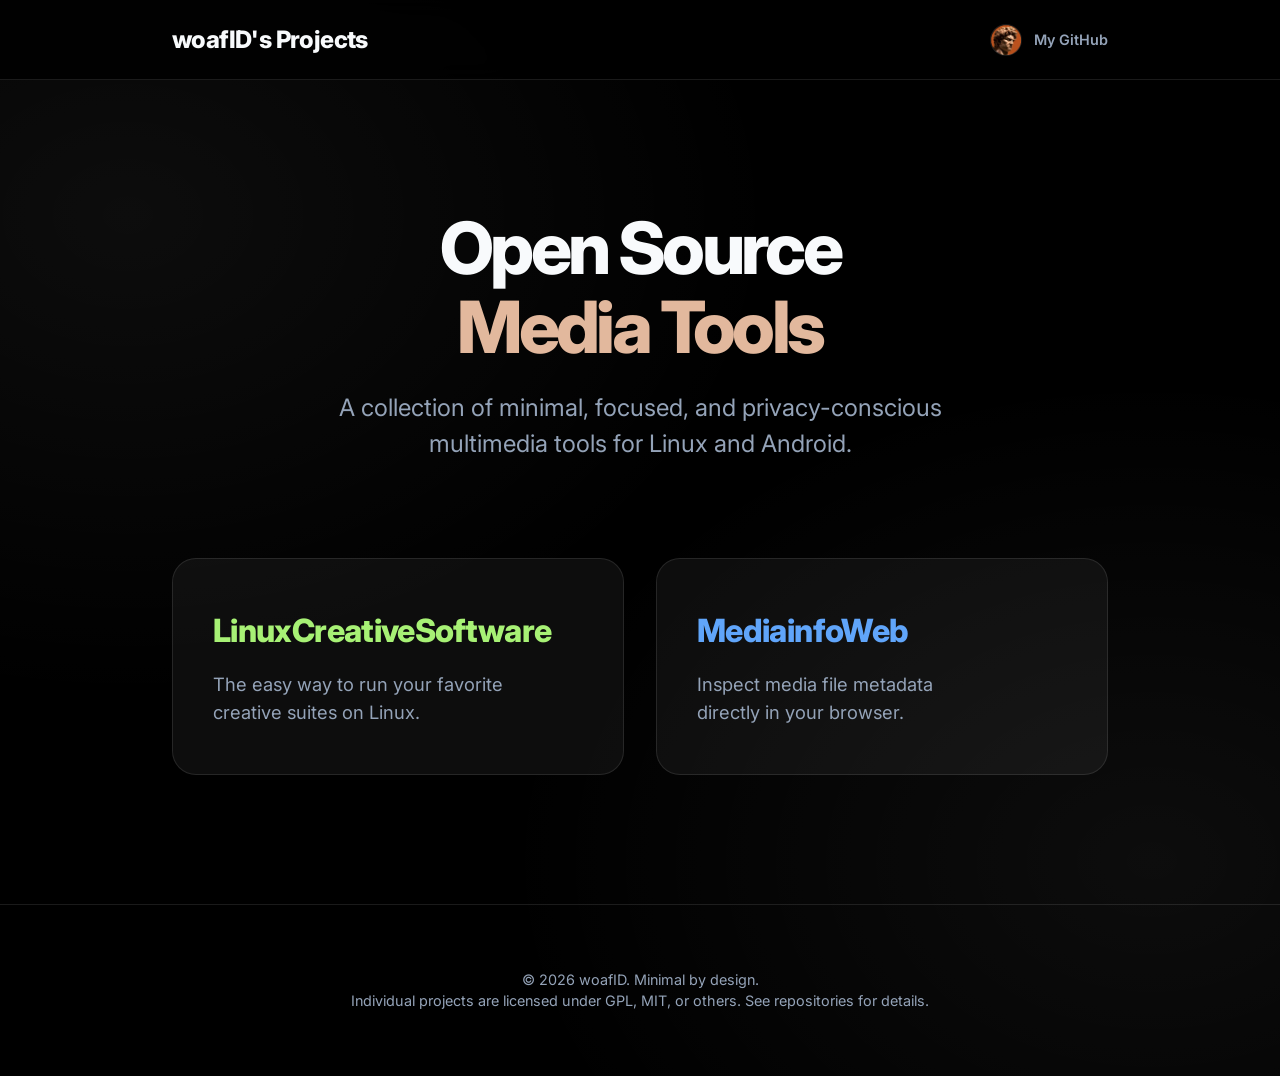
<file: index.html>
<!DOCTYPE html>
<html lang="en">

<head>
    <meta charset="UTF-8">
    <meta name="viewport" content="width=device-width, initial-scale=1.0">
    <title>woafID's Projects</title>
    <link rel="preconnect" href="https://fonts.googleapis.com">
    <link rel="preconnect" href="https://fonts.gstatic.com" crossorigin>
    <link href="https://fonts.googleapis.com/css2?family=Inter:wght@400;600;800&display=swap" rel="stylesheet">
    <link rel="icon" type="image/png" href="./res/img/useraccount128_rounded.png">
    <link rel="stylesheet" href="./index.css">
</head>

<body>
    <header class="navbar">
        <div class="container">
            <div class="logo-wrapper">
                <div class="logo-text">
                    <span class="full-name">woafID's Projects</span>
                    <span class="short-name">woafID</span>
                </div>
            </div>
            <nav class="nav-links">
                <a class="profile-link" href="https://github.com/woafID?tab=repositories">
                    <div class="user-profile" aria-label="GitHub Profile"></div>
                    <span class="profile-text">My GitHub</span>
                </a>
            </nav>
        </div>
    </header>

    <main>
        <section class="hero">
            <div class="container">
                <h1 class="hero-title">Open Source <br><span class="accent">Media Tools</span></h1>
                <p class="hero-subtitle">A collection of minimal, focused, and privacy-conscious multimedia tools for
                    Linux and
                    Android.</p>
            </div>
        </section>

        <section class="projects">
            <div class="container">
                <div class="project-grid">
                    <a href="/LinuxCreativeSoftware" class="project-card accent-green">
                        <div class="card-content">
                            <h2>LinuxCreativeSoftware</h2>
                            <p>The easy way to run your favorite creative suites on Linux.</p>
                        </div>
                    </a>

                    <a href="/MediainfoWeb" class="project-card accent-blue">
                        <div class="card-content">
                            <h2>MediainfoWeb</h2>
                            <p>Inspect media file metadata directly in your browser.</p>
                        </div>
                    </a>
                </div>
            </div>
        </section>
    </main>

    <footer class="footer">
        <div class="container">
            <p>&copy; <span id="year"></span> woafID. Minimal by design.</p>
            <p>Individual projects are licensed under GPL, MIT, or others. See repositories for details.</p>
        </div>
    </footer>
    <script>
        document.getElementById('year').textContent = new Date().getFullYear();
    </script>
</body>

</html>
</file>
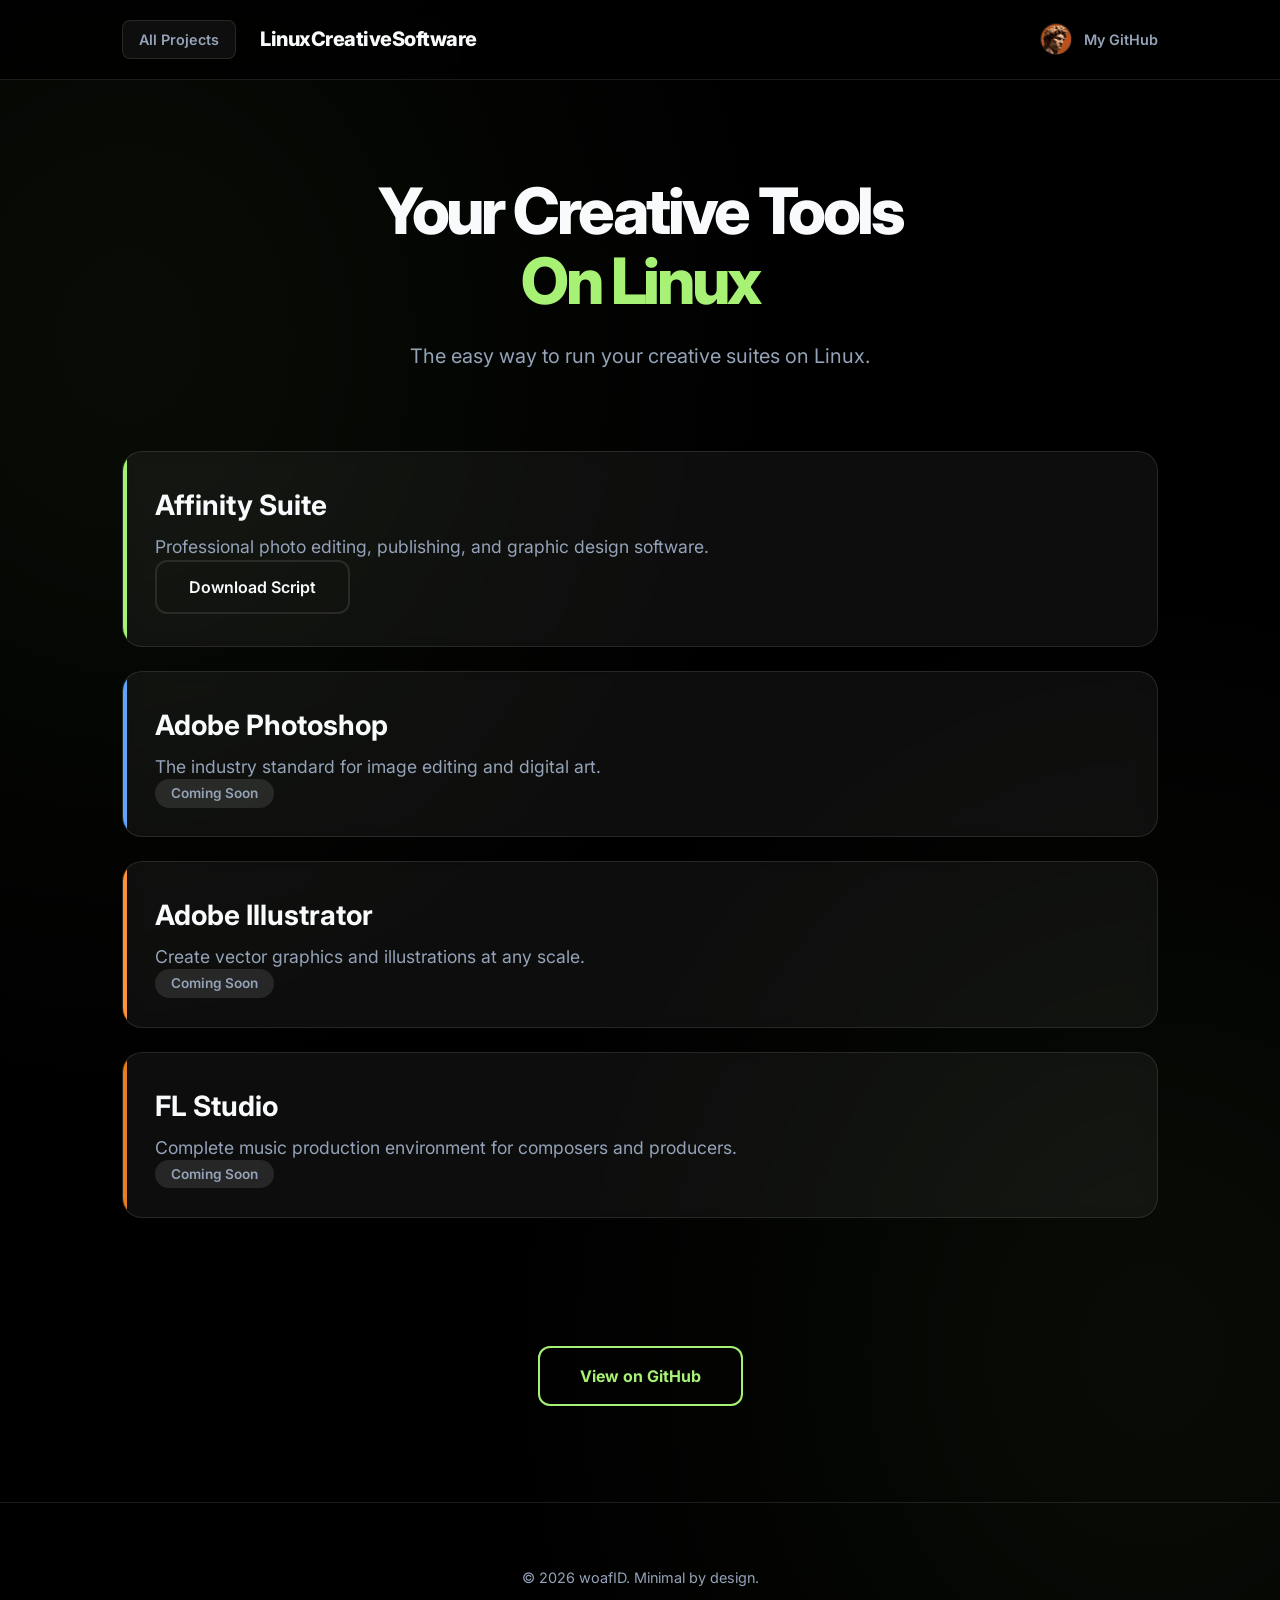
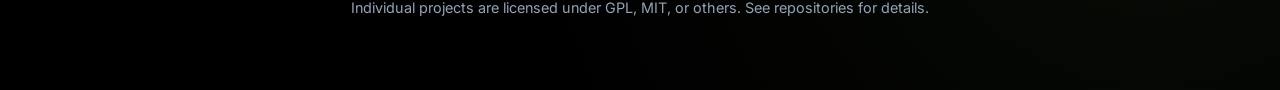
<file: LinuxCreativeSoftware/index.html>
<!DOCTYPE html>
<html lang="en">

<head>
    <meta charset="UTF-8">
    <meta name="viewport" content="width=device-width, initial-scale=1.0">
    <title>LinuxCreativeSoftware</title>
    <link rel="icon" type="image/png" href="../res/img/useraccount128_rounded.png">
    <link rel="preconnect" href="https://fonts.googleapis.com">
    <link rel="preconnect" href="https://fonts.gstatic.com" crossorigin>
    <link href="https://fonts.googleapis.com/css2?family=Inter:wght@400;600;800&display=swap" rel="stylesheet">
    <link rel="stylesheet" href="./index.css">
    <script src="./index.js"></script>
</head>

<body>
    <header class="navbar">
        <div class="container">
            <div class="logo-wrapper">
                <a href="/" class="btn-back">All Projects</a>
                <div class="logo-text">
                    <span class="full-name">LinuxCreativeSoftware</span>
                    <span class="short-name">LCS</span>
                </div>
            </div>
            <nav class="nav-links">
                <a class="profile-link" href="https://github.com/woafID?tab=repositories">
                    <div class="user-profile" aria-label="GitHub Profile"></div>
                    <span class="profile-text">My GitHub</span>
                </a>
            </nav>
        </div>
    </header>

    <main>
        <section class="hero">
            <div class="container">
                <h1 class="hero-title">Your Creative Tools <br><span class="accent">On Linux</span></h1>
                <p class="hero-subtitle">The easy way to run your creative suites on Linux.</p>
            </div>
        </section>

        <section class="software-grid">
            <div class="container">
                <div class="card-grid">
                    <div class="software-card card-purple">
                        <div class="card-content">
                            <h2>Affinity Suite</h2>
                            <p>Professional photo editing, publishing, and graphic design software.</p>
                            <div class="card-actions">
                                <a href="javascript:void(0)" class="btn-download"
                                    onclick="downloadFile('https://raw.githubusercontent.com/woafID/LinuxCreativeSoftware/master/Affinity_Linux.sh', this)"
                                    filename="Affinity_Linux.sh">
                                    Download Script
                                </a>
                            </div>
                        </div>
                    </div>

                    <div class="software-card card-blue">
                        <div class="card-content">
                            <h2>Adobe Photoshop</h2>
                            <p>The industry standard for image editing and digital art.</p>
                            <div class="card-actions">
                                <span class="badge-soon">Coming Soon</span>
                            </div>
                        </div>
                    </div>

                    <div class="software-card card-orange">
                        <div class="card-content">
                            <h2>Adobe Illustrator</h2>
                            <p>Create vector graphics and illustrations at any scale.</p>
                            <div class="card-actions">
                                <span class="badge-soon">Coming Soon</span>
                            </div>
                        </div>
                    </div>

                    <div class="software-card card-carrot">
                        <div class="card-content">
                            <h2>FL Studio</h2>
                            <p>Complete music production environment for composers and producers.</p>
                            <div class="card-actions">
                                <span class="badge-soon">Coming Soon</span>
                            </div>
                        </div>
                    </div>
                </div>
            </div>
        </section>

        <section class="cta">
            <div class="container">
                <a href="https://github.com/woafID/LinuxCreativeSoftware" class="btn-primary">View on GitHub</a>
            </div>
        </section>
    </main>

    <footer class="footer">
        <div class="container">
            <p>&copy; <span id="year"></span> woafID. Minimal by design.</p>
            <p>Individual projects are licensed under GPL, MIT, or others. See repositories for details.</p>
        </div>
    </footer>
    <script>
        document.getElementById('year').textContent = new Date().getFullYear();
    </script>

    <div id="download-modal" class="modal">
        <div class="modal-content">
            <h3>Installation Instructions</h3>
            <p>Your download will start in 5 seconds.</p>
            <p><strong>Important:</strong> You must execute these commands in the directory where the script is located
                (e.g., Right click and "Open in Terminal").</p>
            <div class="code-block">
                <code>chmod +x ./<span class="filename-placeholder"></span></code>
                <code>./<span class="filename-placeholder"></span></code>
            </div>
            <button onclick="closeNotification()" class="btn-close">Got it</button>
        </div>
        <div class="modal-overlay" onclick="closeNotification()"></div>
    </div>

</body>

</html>
</file>
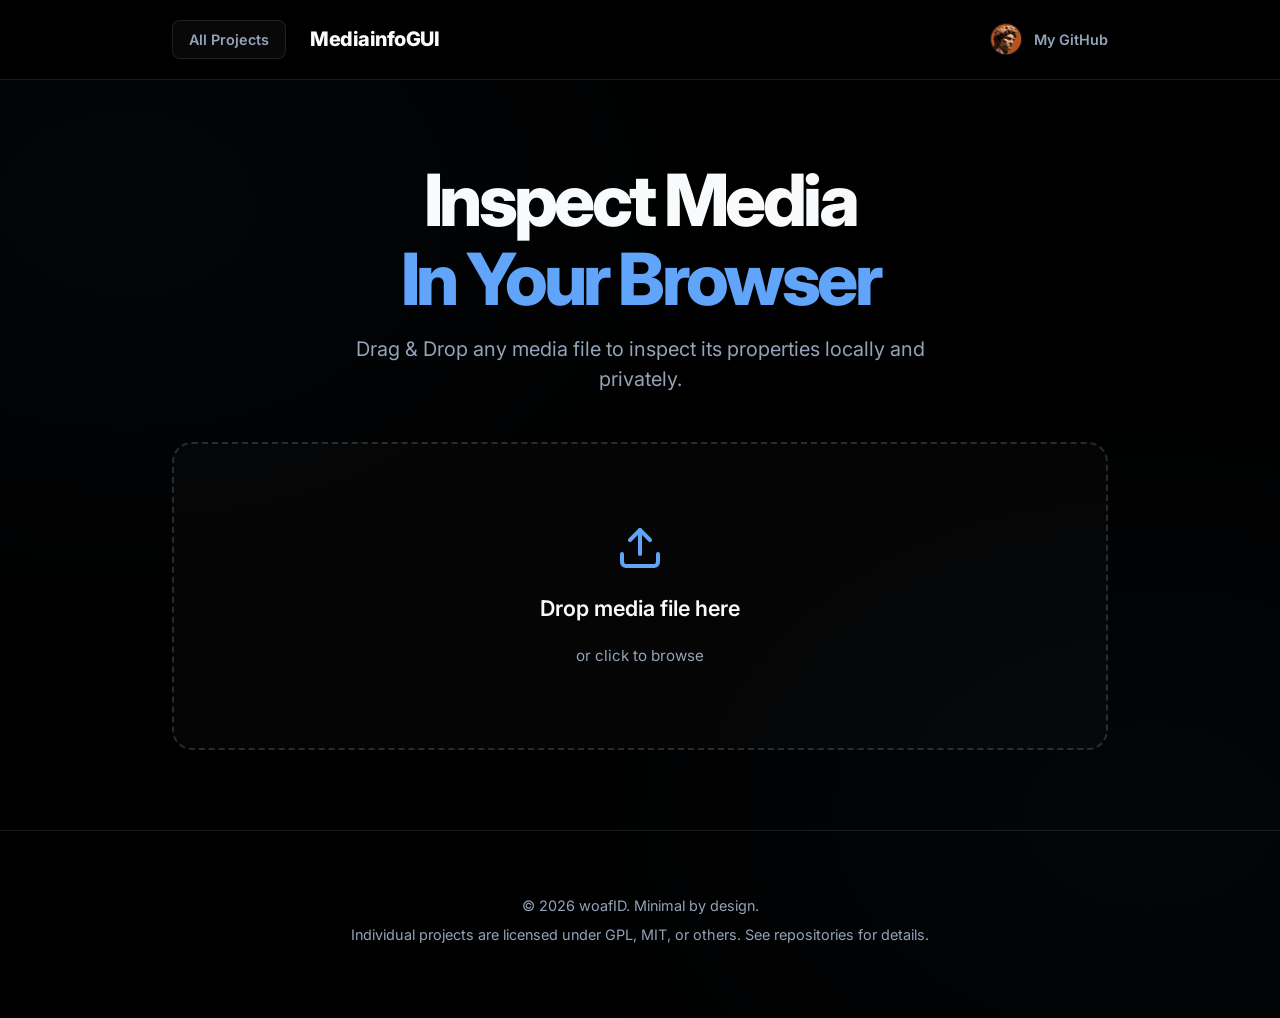
<file: MediainfoGUI/index.html>
<!DOCTYPE html>
<html lang="en">
<head>
    <meta charset="UTF-8">
    <meta name="viewport" content="width=device-width, initial-scale=1.0">
    <title>MediainfoGUI - Media Metadata Inspector</title>
    <link rel="stylesheet" href="style.css">
    <link rel="preconnect" href="https://fonts.googleapis.com">
    <link rel="preconnect" href="https://fonts.gstatic.com" crossorigin>
    <link href="https://fonts.googleapis.com/css2?family=Inter:wght@400;500;600;700;800&family=JetBrains+Mono:wght@400;500&display=swap" rel="stylesheet">
    <link rel="icon" type="image/png" href="../res/img/useraccount128_rounded.png">
</head>
<body>
    <header class="navbar">
        <div class="container">
            <div class="logo-wrapper">
                <a href="../" class="btn-back">All Projects</a>
                <div class="logo-text">
                    <span class="full-name">MediainfoGUI</span>
                    <span class="short-name">Mediainfo</span>
                </div>
            </div>
            <nav class="nav-links">
                <a class="profile-link" href="https://github.com/woafID?tab=repositories">
                    <div class="user-profile" aria-label="GitHub Profile"></div>
                    <span class="profile-text">My GitHub</span>
                </a>
            </nav>
        </div>
    </header>

    <main class="main-content">
        <section class="hero">
            <div class="container">
                <h1 class="hero-title">Inspect Media <br><span class="accent">In Your Browser</span></h1>
                <p class="hero-subtitle">Drag & Drop any media file to inspect its properties locally and privately.</p>
            </div>
        </section>

        <section class="tool-section">
            <div class="container">
                <div id="dropzone" class="dropzone">
                    <div class="dropzone-content">
                        <svg xmlns="http://www.w3.org/2000/svg" width="48" height="48" viewBox="0 0 24 24" fill="none" stroke="currentColor" stroke-width="2" stroke-linecap="round" stroke-linejoin="round" class="upload-icon"><path d="M21 15v4a2 2 0 0 1-2 2H5a2 2 0 0 1-2-2v-4"></path><polyline points="17 8 12 3 7 8"></polyline><line x1="12" y1="3" x2="12" y2="15"></line></svg>
                        <p>Drop media file here</p>
                        <span class="file-hint">or click to browse</span>
                        <input type="file" id="file-input" style="display: none;">
                    </div>
                    
                    <div id="loading" class="loading hidden">
                        <div class="spinner"></div>
                        <p>Analyzing file...</p>
                    </div>
                </div>

                <div id="output-container" class="output-container hidden">
                    <div class="output-header">
                        <span class="dot red"></span>
                        <span class="dot yellow"></span>
                        <span class="dot green"></span>
                        <span class="filename" id="output-filename">result.txt</span>
                    </div>
                    <pre id="output"></pre>
                </div>
            </div>
        </section>
    </main>

    <footer class="footer">
        <div class="container">
            <p>&copy; <span id="year"></span> woafID. Minimal by design.</p>
            <p>Individual projects are licensed under GPL, MIT, or others. See repositories for details.</p>
        </div>
    </footer>

    <script>
        document.getElementById('year').textContent = new Date().getFullYear();
    </script>
    <script src="lib/mediainfo.min.js"></script>
    <script src="app.js"></script>
</body>
</html>
</file>
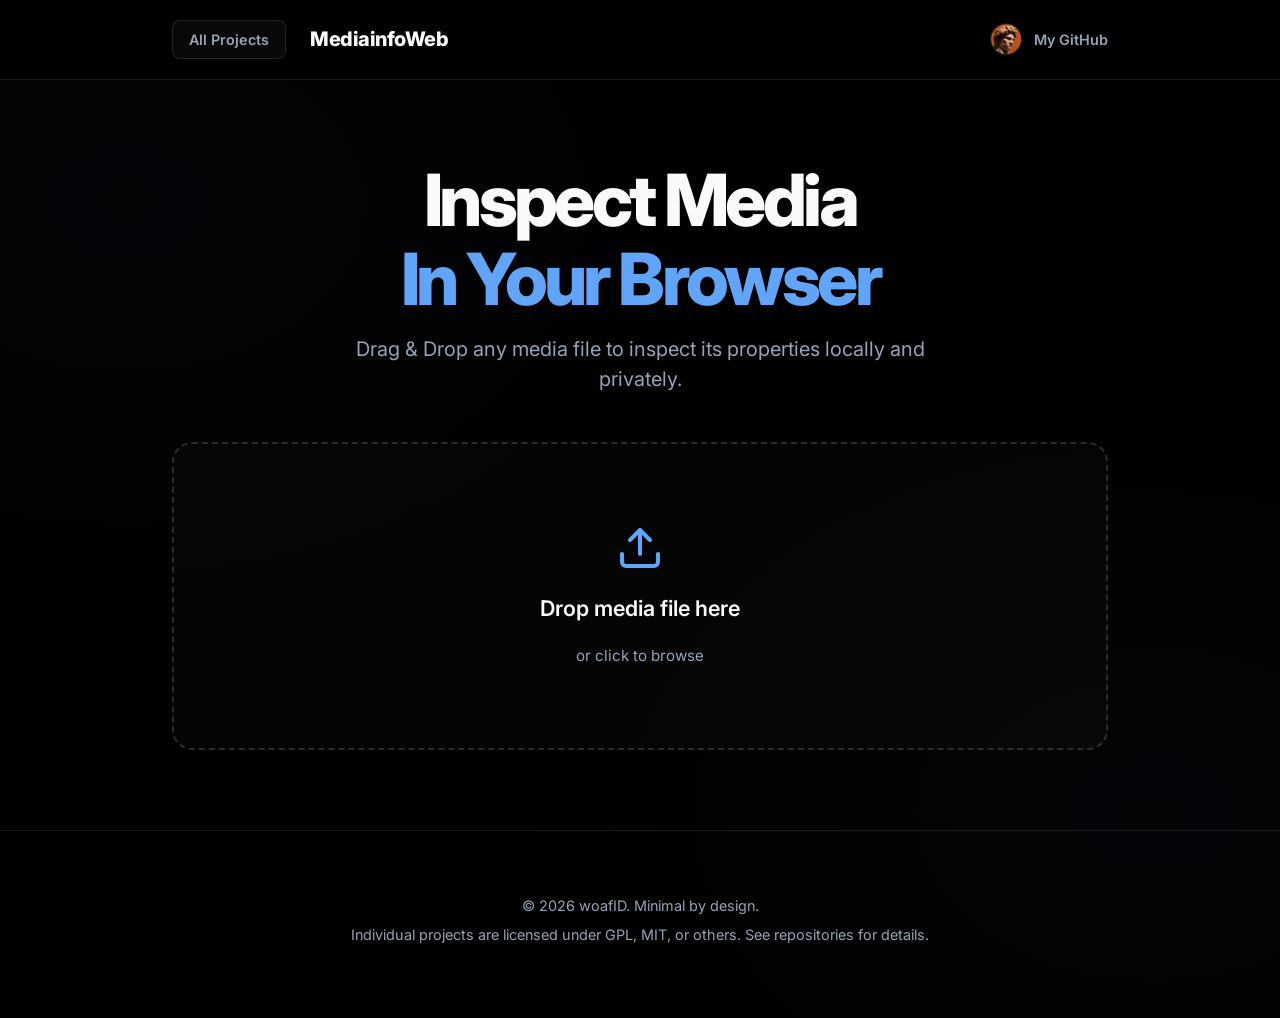
<file: MediainfoWeb/index.html>
<!DOCTYPE html>
<html lang="en">
<head>
    <meta charset="UTF-8">
    <meta name="viewport" content="width=device-width, initial-scale=1.0">
    <title>MediainfoWeb - Media Metadata Inspector</title>
    <link rel="stylesheet" href="style.css">
    <link rel="preconnect" href="https://fonts.googleapis.com">
    <link rel="preconnect" href="https://fonts.gstatic.com" crossorigin>
    <link href="https://fonts.googleapis.com/css2?family=Inter:wght@400;500;600;700;800&family=JetBrains+Mono:wght@400;500&display=swap" rel="stylesheet">
    <link rel="icon" type="image/png" href="../res/img/useraccount128_rounded.png">
</head>
<body>
    <header class="navbar">
        <div class="container">
            <div class="logo-wrapper">
                <a href="../" class="btn-back">All Projects</a>
                <div class="logo-text">
                    <span class="full-name">MediainfoWeb</span>
                    <span class="short-name">Mediainfo</span>
                </div>
            </div>
            <nav class="nav-links">
                <a class="profile-link" href="https://github.com/woafID?tab=repositories">
                    <div class="user-profile" aria-label="GitHub Profile"></div>
                    <span class="profile-text">My GitHub</span>
                </a>
            </nav>
        </div>
    </header>

    <main class="main-content">
        <section class="hero">
            <div class="container">
                <h1 class="hero-title">Inspect Media <br><span class="accent">In Your Browser</span></h1>
                <p class="hero-subtitle">Drag & Drop any media file to inspect its properties locally and privately.</p>
            </div>
        </section>

        <section class="tool-section">
            <div class="container">
                <div id="dropzone" class="dropzone">
                    <div class="dropzone-content">
                        <svg xmlns="http://www.w3.org/2000/svg" width="48" height="48" viewBox="0 0 24 24" fill="none" stroke="currentColor" stroke-width="2" stroke-linecap="round" stroke-linejoin="round" class="upload-icon"><path d="M21 15v4a2 2 0 0 1-2 2H5a2 2 0 0 1-2-2v-4"></path><polyline points="17 8 12 3 7 8"></polyline><line x1="12" y1="3" x2="12" y2="15"></line></svg>
                        <p>Drop media file here</p>
                        <span class="file-hint">or click to browse</span>
                        <input type="file" id="file-input" style="display: none;">
                    </div>
                    
                    <div id="loading" class="loading hidden">
                        <div class="spinner"></div>
                        <p>Analyzing file...</p>
                    </div>
                </div>

                <div id="output-container" class="output-container hidden">
                    <div class="output-header">
                        <span class="dot red"></span>
                        <span class="dot yellow"></span>
                        <span class="dot green"></span>
                        <span class="filename" id="output-filename">result.txt</span>
                    </div>
                    <pre id="output"></pre>
                </div>
            </div>
        </section>
    </main>

    <footer class="footer">
        <div class="container">
            <p>&copy; <span id="year"></span> woafID. Minimal by design.</p>
            <p>Individual projects are licensed under GPL, MIT, or others. See repositories for details.</p>
        </div>
    </footer>

    <script>
        document.getElementById('year').textContent = new Date().getFullYear();
    </script>
    <script src="lib/mediainfo.min.js"></script>
    <script src="app.js"></script>
</body>
</html>
</file>
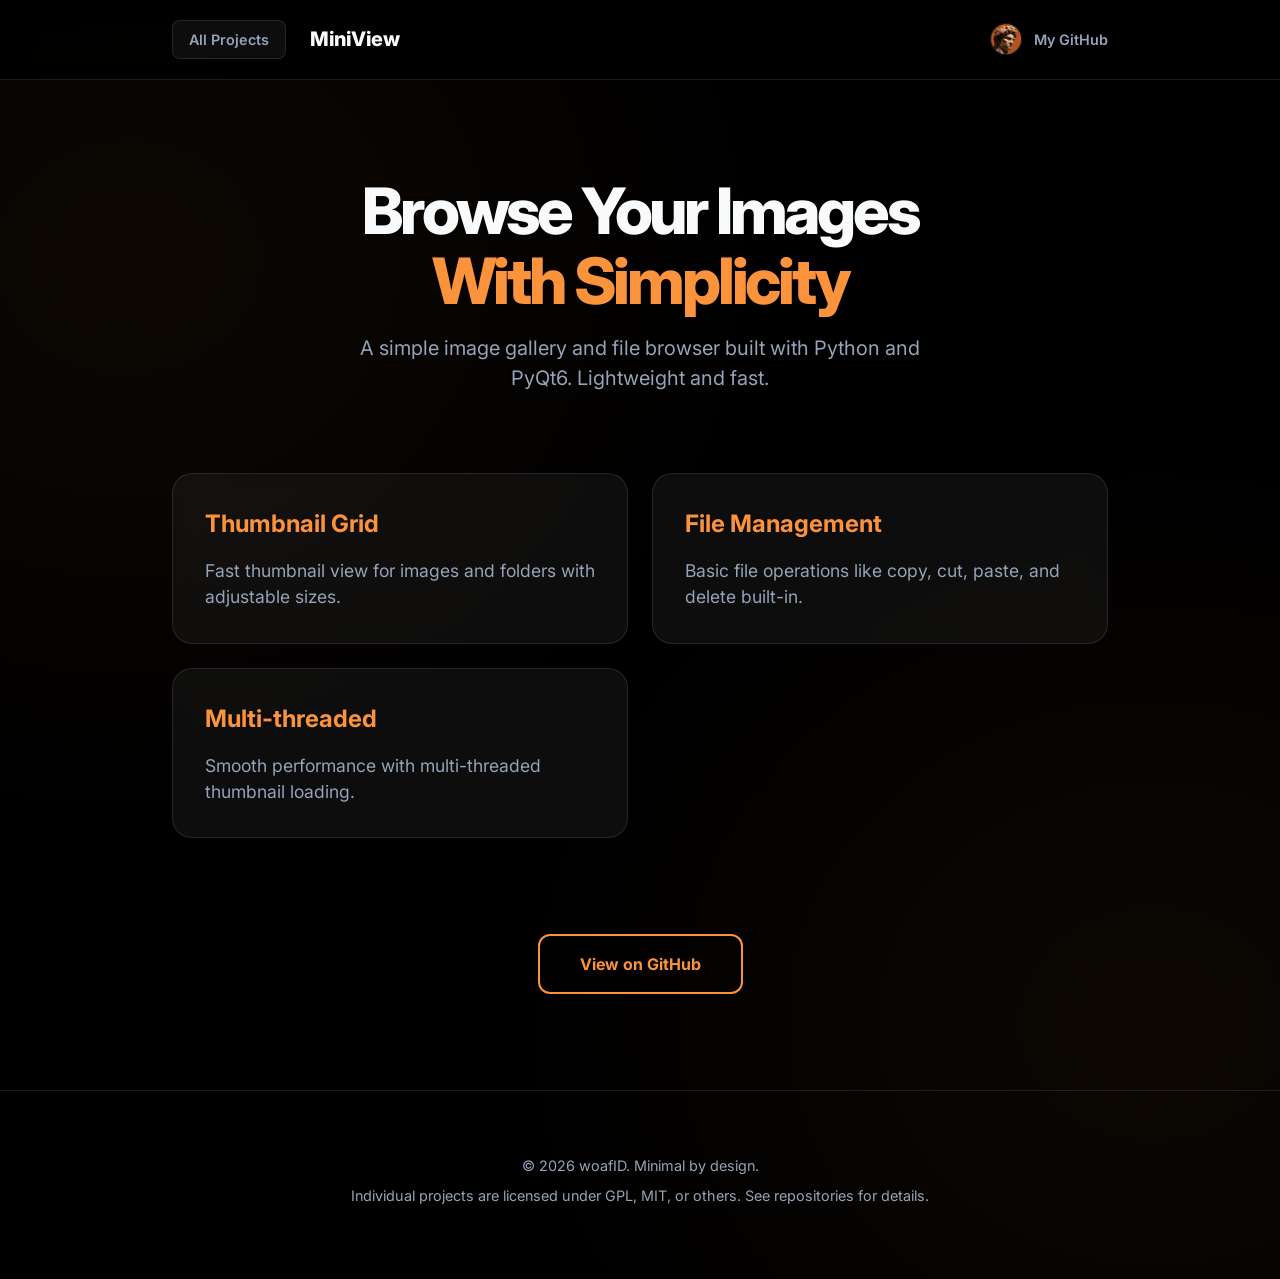
<file: MiniView/index.html>
<!DOCTYPE html>
<html lang="en">
<head>
    <meta charset="UTF-8">
    <meta name="viewport" content="width=device-width, initial-scale=1.0">
    <title>MiniView - Python Image Browser</title>
    <link rel="preconnect" href="https://fonts.googleapis.com">
    <link rel="preconnect" href="https://fonts.gstatic.com" crossorigin>
    <link href="https://fonts.googleapis.com/css2?family=Inter:wght@400;600;800&display=swap" rel="stylesheet">
    <link rel="icon" type="image/png" href="../res/img/useraccount128_rounded.png">
    <link rel="stylesheet" href="./index.css">
</head>
<body>
    <header class="navbar">
        <div class="container">
            <div class="logo-wrapper">
                <a href="/" class="btn-back">All Projects</a>
                <div class="logo-text">
                    <span class="full-name">MiniView</span>
                    <span class="short-name">MiniView</span>
                </div>
            </div>
            <nav class="nav-links">
                <a class="profile-link" href="https://github.com/woafID?tab=repositories">
                    <div class="user-profile" aria-label="GitHub Profile"></div>
                    <span class="profile-text">My GitHub</span>
                </a>
            </nav>
        </div>
    </header>

    <main>
        <section class="hero">
            <div class="container">
                <h1 class="hero-title">Browse Your Images <br><span class="accent">With Simplicity</span></h1>
                <p class="hero-subtitle">A simple image gallery and file browser built with Python and PyQt6. Lightweight and fast.</p>
            </div>
        </section>

        <section class="features">
            <div class="container">
                <div class="card-grid">
                    <div class="feature-card">
                        <h2>Thumbnail Grid</h2>
                        <p>Fast thumbnail view for images and folders with adjustable sizes.</p>
                    </div>
                    <div class="feature-card">
                        <h2>File Management</h2>
                        <p>Basic file operations like copy, cut, paste, and delete built-in.</p>
                    </div>
                    <div class="feature-card">
                        <h2>Multi-threaded</h2>
                        <p>Smooth performance with multi-threaded thumbnail loading.</p>
                    </div>
                </div>
            </div>
        </section>

        <section class="cta">
            <div class="container">
                <a href="https://github.com/woafID/MiniView" class="btn-primary">View on GitHub</a>
            </div>
        </section>
    </main>

    <footer class="footer">
        <div class="container">
            <p>&copy; <span id="year"></span> woafID. Minimal by design.</p>
            <p>Individual projects are licensed under GPL, MIT, or others. See repositories for details.</p>
        </div>
    </footer>
    <script>
        document.getElementById('year').textContent = new Date().getFullYear();
    </script>
</body>
</html>
</file>
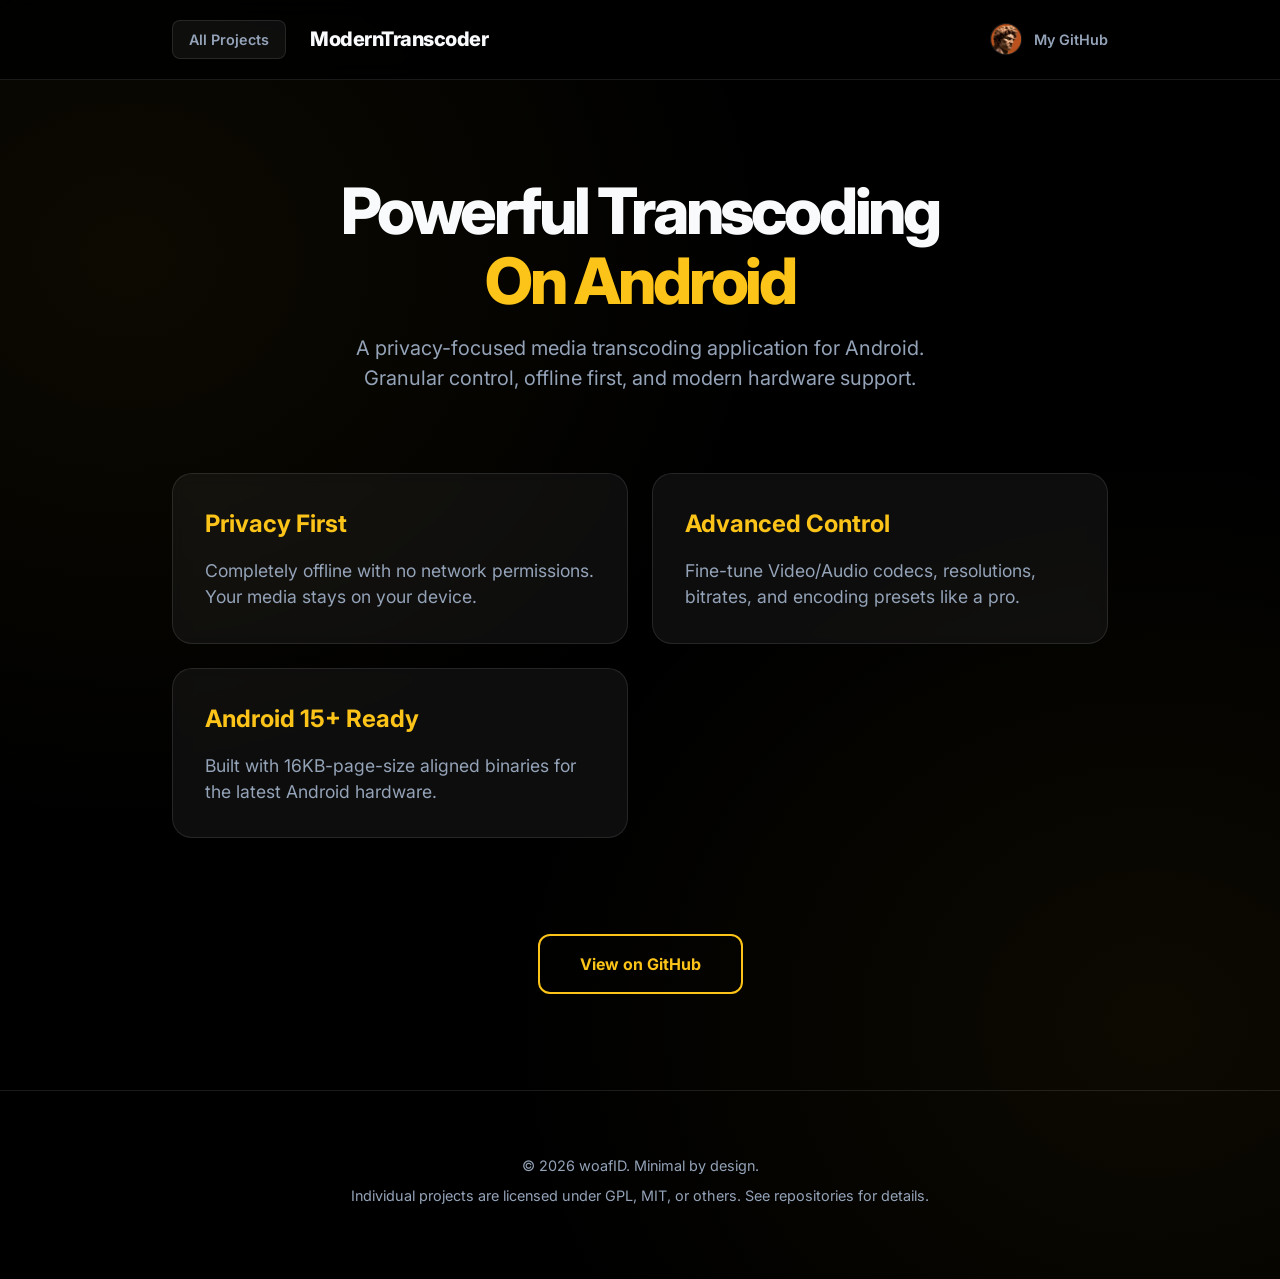
<file: ModernTranscoder/index.html>
<!DOCTYPE html>
<html lang="en">
<head>
    <meta charset="UTF-8">
    <meta name="viewport" content="width=device-width, initial-scale=1.0">
    <title>ModernTranscoder - Privacy-Focused Media Transcoding</title>
    <link rel="preconnect" href="https://fonts.googleapis.com">
    <link rel="preconnect" href="https://fonts.gstatic.com" crossorigin>
    <link href="https://fonts.googleapis.com/css2?family=Inter:wght@400;600;800&display=swap" rel="stylesheet">
    <link rel="icon" type="image/png" href="../res/img/useraccount128_rounded.png">
    <link rel="stylesheet" href="./index.css">
</head>
<body>
    <header class="navbar">
        <div class="container">
            <div class="logo-wrapper">
                <a href="/" class="btn-back">All Projects</a>
                <div class="logo-text">
                    <span class="full-name">ModernTranscoder</span>
                    <span class="short-name">Transcoder</span>
                </div>
            </div>
            <nav class="nav-links">
                <a class="profile-link" href="https://github.com/woafID?tab=repositories">
                    <div class="user-profile" aria-label="GitHub Profile"></div>
                    <span class="profile-text">My GitHub</span>
                </a>
            </nav>
        </div>
    </header>

    <main>
        <section class="hero">
            <div class="container">
                <h1 class="hero-title">Powerful Transcoding <br><span class="accent">On Android</span></h1>
                <p class="hero-subtitle">A privacy-focused media transcoding application for Android. Granular control, offline first, and modern hardware support.</p>
            </div>
        </section>

        <section class="features">
            <div class="container">
                <div class="card-grid">
                    <div class="feature-card">
                        <h2>Privacy First</h2>
                        <p>Completely offline with no network permissions. Your media stays on your device.</p>
                    </div>
                    <div class="feature-card">
                        <h2>Advanced Control</h2>
                        <p>Fine-tune Video/Audio codecs, resolutions, bitrates, and encoding presets like a pro.</p>
                    </div>
                    <div class="feature-card">
                        <h2>Android 15+ Ready</h2>
                        <p>Built with 16KB-page-size aligned binaries for the latest Android hardware.</p>
                    </div>
                </div>
            </div>
        </section>

        <section class="cta">
            <div class="container">
                <a href="https://github.com/woafID/ModernTranscoder" class="btn-primary">View on GitHub</a>
            </div>
        </section>
    </main>

    <footer class="footer">
        <div class="container">
            <p>&copy; <span id="year"></span> woafID. Minimal by design.</p>
            <p>Individual projects are licensed under GPL, MIT, or others. See repositories for details.</p>
        </div>
    </footer>
    <script>
        document.getElementById('year').textContent = new Date().getFullYear();
    </script>
</body>
</html>
</file>
<file: index.css>
:root {
    --bg-color: #000000;
    --card-bg: rgba(255, 255, 255, 0.05);
    --card-border: rgba(255, 255, 255, 0.1);
    --text-primary: #f8fafc;
    --text-secondary: #94a3b8;
    --accent-theme: #e2b89d;
    --accent-green: #a7f175;
    --accent-yellow: #fcc419;
    --accent-blue: #60a5fa;
    --accent-orange: #fb923c;
    --nav-height: 80px;
    --transition: all 0.3s cubic-bezier(0.4, 0, 0.2, 1);
}

* {
    margin: 0;
    padding: 0;
    box-sizing: border-box;
}

body {
    font-family: 'Inter', sans-serif;
    background-color: var(--bg-color);
    color: var(--text-primary);
    line-height: 1.5;
    overflow-x: hidden;
    background-image:
        radial-gradient(at 10% 20%, rgba(255, 255, 255, 0.05) 0px, transparent 40%),
        radial-gradient(at 90% 80%, rgba(255, 255, 255, 0.05) 0px, transparent 40%);
    min-height: 100vh;
}

.container {
    max-width: 1000px;
    margin: 0 auto;
    padding: 0 2rem;
}

.navbar {
    height: var(--nav-height);
    display: flex;
    align-items: center;
    position: sticky;
    top: 0;
    z-index: 1000;
    background: rgba(0, 0, 0, 0.8);
    backdrop-filter: blur(12px);
    border-bottom: 1px solid var(--card-border);
}

.navbar .container {
    display: flex;
    justify-content: space-between;
    align-items: center;
    width: 100%;
}

.logo-text {
    font-weight: 800;
    font-size: 1.5rem;
    letter-spacing: -0.025em;
}

.short-name {
    display: none;
}

.nav-links {
    display: flex;
    align-items: center;
    gap: 1.5rem;
}

.btn-github-text {
    color: var(--text-secondary);
    text-decoration: none;
    font-weight: 600;
    font-size: 0.95rem;
    transition: var(--transition);
}

.btn-github-text:hover {
    color: var(--text-primary);
}

.short-text {
    display: none;
}

.profile-link {
    display: flex;
    align-items: center;
    gap: 0.75rem;
    text-decoration: none;
    color: var(--text-secondary);
    font-weight: 600;
    font-size: 0.9rem;
    transition: var(--transition);
}

.profile-link:hover {
    color: var(--text-primary);
}

.user-profile {
    width: 32px;
    height: 32px;
    border-radius: 50%;
    background-image: url("./res/img/useraccount128_rounded.png");
    background-size: cover;
    background-repeat: no-repeat;
    background-position: center;
    border: 1px solid var(--card-border);
    transition: var(--transition);
}

.profile-link:hover .user-profile {
    border-color: var(--accent-theme);
    transform: scale(1.1);
}

.hero {
    padding: 8rem 0 4rem;
    text-align: center;
}

.hero-title {
    font-size: 4.5rem;
    font-weight: 800;
    line-height: 1.1;
    margin-bottom: 1.5rem;
    letter-spacing: -0.05em;
}

.hero-title .accent {
    color: var(--accent-theme);
}

.hero-subtitle {
    font-size: 1.5rem;
    color: var(--text-secondary);
    max-width: 700px;
    margin: 0 auto;
}

.projects {
    padding: 2rem 0 8rem;
}

.project-grid {
    display: grid;
    grid-template-columns: repeat(auto-fit, minmax(400px, 1fr));
    gap: 2rem;
}

.project-card {
    background: var(--card-bg);
    border: 1px solid var(--card-border);
    border-radius: 24px;
    padding: 3rem 2.5rem;
    text-decoration: none;
    color: inherit;
    transition: background 0.4s ease, transform 0.4s cubic-bezier(0.175, 0.885, 0.32, 1.275), border-color 0.4s ease;
    position: relative;
    overflow: hidden;
    display: flex;
    flex-direction: column;
    justify-content: center;
    will-change: transform, background;
}

.project-card::after {
    content: '→';
    position: absolute;
    right: 2.5rem;
    top: 50%;
    transform: translateY(-50%) translateX(20px);
    font-size: 2rem;
    opacity: 0;
    transition: opacity 0.4s ease, transform 0.4s cubic-bezier(0.175, 0.885, 0.32, 1.275);
}

.project-card:hover {
    background: rgba(255, 255, 255, 0.08);
    transform: translateY(-4px) scale(1.01);
    border-color: rgba(255, 255, 255, 0.2);
}

.project-card:hover::after {
    opacity: 1;
    transform: translateY(-50%) translateX(0);
}

.project-card h2 {
    font-size: 2rem;
    margin-bottom: 1rem;
    font-weight: 800;
    letter-spacing: -0.02em;
}

.project-card p {
    color: var(--text-secondary);
    font-size: 1.15rem;
    max-width: 300px;
}

.accent-green h2 {
    color: var(--accent-green);
}

.accent-yellow h2 {
    color: var(--accent-yellow);
}

.accent-blue h2 {
    color: var(--accent-blue);
}

.accent-orange h2 {
    color: var(--accent-orange);
}

.footer {
    padding: 4rem 0;
    text-align: center;
    border-top: 1px solid var(--card-border);
    color: var(--text-secondary);
    font-size: 0.9rem;
}

@media (max-width: 768px) {
    .hero-title {
        font-size: 3rem;
    }

    .project-grid {
        grid-template-columns: 1fr;
    }

    .project-card {
        padding: 2rem;
    }

    .full-name {
        display: none;
    }

    .short-name {
        display: block;
    }

    .full-text {
        display: none;
    }

    .short-text {
        display: block;
    }

    .nav-links {
        gap: 0.75rem;
    }
}
</file>
<file: LinuxCreativeSoftware/index.css>
:root {
    --bg-color: #000000;
    --card-bg: rgba(255, 255, 255, 0.05);
    --card-border: rgba(255, 255, 255, 0.1);
    --text-primary: #f8fafc;
    --text-secondary: #94a3b8;
    --accent-green: #a7f175;
    --accent-blue: #60a5fa;
    --accent-orange: #fb923c;
    --accent-carrot: #e67e22;
    --nav-height: 80px;
    --transition: all 0.3s cubic-bezier(0.4, 0, 0.2, 1);
}

* {
    margin: 0;
    padding: 0;
    box-sizing: border-box;
}

body {
    font-family: 'Inter', sans-serif;
    background-color: var(--bg-color);
    color: var(--text-primary);
    line-height: 1.5;
    overflow-x: hidden;
    background-image: 
        radial-gradient(at 10% 20%, rgba(167, 241, 117, 0.05) 0px, transparent 40%),
        radial-gradient(at 90% 80%, rgba(167, 241, 117, 0.05) 0px, transparent 40%);
    min-height: 100vh;
}

.container {
    max-width: 1100px;
    margin: 0 auto;
    padding: 0 2rem;
}

.navbar {
    height: var(--nav-height);
    display: flex;
    align-items: center;
    position: sticky;
    top: 0;
    z-index: 1000;
    background: rgba(0, 0, 0, 0.8);
    backdrop-filter: blur(12px);
    border-bottom: 1px solid var(--card-border);
}

.navbar .container {
    display: flex;
    justify-content: space-between;
    align-items: center;
    width: 100%;
}

.logo-wrapper {
    display: flex;
    align-items: center;
    gap: 1.5rem;
}

.btn-back {
    color: var(--text-secondary);
    text-decoration: none;
    font-weight: 600;
    font-size: 0.9rem;
    transition: var(--transition);
    padding: 0.5rem 1rem;
    border-radius: 8px;
    background: rgba(255, 255, 255, 0.05);
    border: 1px solid var(--card-border);
}

.btn-back:hover {
    color: var(--text-primary);
    background: rgba(255, 255, 255, 0.1);
}

.logo-text {
    font-weight: 800;
    font-size: 1.25rem;
    letter-spacing: -0.025em;
    color: var(--text-primary);
}

.short-name { display: none; }

.nav-links {
    display: flex;
    align-items: center;
    gap: 1.5rem;
}

.profile-link {
    display: flex;
    align-items: center;
    gap: 0.75rem;
    text-decoration: none;
    color: var(--text-secondary);
    font-weight: 600;
    font-size: 0.9rem;
    transition: var(--transition);
}

.profile-link:hover {
    color: var(--text-primary);
}

.user-profile {
    width: 32px;
    height: 32px;
    border-radius: 50%;
    background-image: url("../res/img/useraccount128_rounded.png");
    background-size: cover;
    background-repeat: no-repeat;
    background-position: center;
    border: 1px solid var(--card-border);
    transition: var(--transition);
}

.profile-link:hover .user-profile {
    border-color: var(--accent-green);
    transform: scale(1.1);
}

.hero {
    padding: 6rem 0 3rem;
    text-align: center;
}

.hero-title {
    font-size: 4rem;
    font-weight: 800;
    line-height: 1.1;
    margin-bottom: 1.5rem;
    letter-spacing: -0.05em;
}

.hero-title .accent {
    color: var(--accent-green);
}

.hero-subtitle {
    font-size: 1.25rem;
    color: var(--text-secondary);
    max-width: 600px;
    margin: 0 auto;
}

.software-grid {
    padding: 2rem 0 6rem;
}

.card-grid {
    display: flex;
    flex-direction: column;
    gap: 1.5rem;
}

.software-card {
    background: var(--card-bg);
    border: 1px solid var(--card-border);
    border-radius: 20px;
    padding: 2rem;
    backdrop-filter: blur(8px);
    transition: var(--transition);
    position: relative;
    overflow: hidden;
    display: flex;
    align-items: center;
    justify-content: space-between;
}

.software-card::before {
    content: '';
    position: absolute;
    left: 0;
    top: 0;
    bottom: 0;
    width: 4px;
    transition: var(--transition);
}

.software-card:hover {
    transform: translateX(8px);
    background: rgba(255, 255, 255, 0.08);
    border-color: rgba(255, 255, 255, 0.2);
}

.card-purple::before { background: var(--accent-green); }
.card-blue::before { background: var(--accent-blue); }
.card-orange::before { background: var(--accent-orange); }
.card-carrot::before { background: var(--accent-carrot); }

.card-content {
    flex-grow: 1;
    padding-right: 2rem;
}

.software-card h2 {
    font-size: 1.75rem;
    margin-bottom: 0.5rem;
    font-weight: 700;
}

.software-card p {
    color: var(--text-secondary);
    font-size: 1.1rem;
    margin-bottom: 0;
}

.card-actions {
    flex-shrink: 0;
}

.btn-download {
    display: inline-block;
    padding: 0.8rem 2rem;
    border-radius: 12px;
    background: transparent;
    color: var(--text-primary);
    border: 2px solid var(--card-border);
    text-decoration: none;
    font-weight: 600;
    transition: background 0.3s ease, transform 0.3s cubic-bezier(0.175, 0.885, 0.32, 1.275), border-color 0.3s ease;
    cursor: pointer;
    will-change: transform, background;
}

.btn-download:hover {
    background: rgba(255, 255, 255, 0.08);
    transform: translateY(-2px) scale(1.02);
    border-color: var(--text-primary);
}

.badge-soon {
    background: rgba(255, 255, 255, 0.1);
    color: var(--text-secondary);
    padding: 0.4rem 1rem;
    border-radius: 20px;
    font-size: 0.85rem;
    font-weight: 600;
}

.cta {
    padding: 2rem 0 6rem;
    text-align: center;
}

.btn-primary {
    display: inline-block;
    padding: 1rem 2.5rem;
    border-radius: 12px;
    background: transparent;
    color: var(--accent-green);
    border: 2px solid var(--accent-green);
    text-decoration: none;
    font-weight: 700;
    transition: background 0.3s ease, transform 0.3s cubic-bezier(0.175, 0.885, 0.32, 1.275), border-color 0.3s ease;
    will-change: transform, background;
}

.btn-primary:hover {
    background: rgba(255, 255, 255, 0.08);
    transform: translateY(-2px) scale(1.02);
}

.modal {
    display: none;
    position: fixed;
    top: 0;
    left: 0;
    width: 100%;
    height: 100%;
    background: rgba(0, 0, 0, 0.8);
    backdrop-filter: blur(8px);
    z-index: 2000;
    align-items: center;
    justify-content: center;
}

.modal-content {
    background: #111;
    border: 1px solid var(--card-border);
    border-radius: 24px;
    padding: 3rem;
    max-width: 500px;
    width: 90%;
    text-align: center;
}

.modal-content h3 {
    font-size: 1.5rem;
    margin-bottom: 1rem;
    color: var(--accent-green);
}

.modal-content p {
    color: var(--text-secondary);
    margin-bottom: 1.5rem;
}

.code-block {
    background: #000;
    border: 1px solid var(--card-border);
    border-radius: 12px;
    padding: 1.5rem;
    text-align: left;
    margin-bottom: 2rem;
    font-family: 'Courier New', Courier, monospace;
}

.code-block code {
    display: block;
    color: #fff;
    font-size: 0.95rem;
    margin-bottom: 0.5rem;
}

.code-block code:last-child {
    margin-bottom: 0;
}

.btn-close {
    background: transparent;
    color: var(--accent-green);
    border: 2px solid var(--accent-green);
    padding: 0.8rem 2.5rem;
    border-radius: 12px;
    font-weight: 700;
    cursor: pointer;
    transition: background 0.3s ease, transform 0.3s cubic-bezier(0.175, 0.885, 0.32, 1.275), border-color 0.3s ease;
    will-change: transform, background;
}

.btn-close:hover {
    background: rgba(255, 255, 255, 0.08);
    transform: translateY(-2px) scale(1.02);
}

@media (max-width: 768px) {
    .hero-title {
        font-size: 3rem;
    }
    
    .full-name { display: none; }
    .short-name { display: block; }
    
    .software-card {
        flex-direction: column;
        text-align: center;
        gap: 1.5rem;
    }
    
    .card-content {
        padding-right: 0;
    }
}

.footer {
    padding: 4rem 0;
    text-align: center;
    border-top: 1px solid var(--card-border);
    color: var(--text-secondary);
    font-size: 0.9rem;
}

.footer p {
    margin-bottom: 0.5rem;
}
</file>
<file: MediainfoGUI/style.css>
:root {
    --bg: #000;
    --card-bg: rgba(255, 255, 255, 0.03);
    --border: rgba(255, 255, 255, 0.1);
    --text: #f8fafc;
    --text-sec: #94a3b8;
    --accent: #60a5fa;
}

* { box-sizing: border-box; margin: 0; padding: 0; }

body {
    font-family: 'Inter', sans-serif;
    background: var(--bg);
    color: var(--text);
    line-height: 1.5;
    background-image: 
        radial-gradient(at 10% 20%, rgba(96, 165, 250, 0.03) 0px, transparent 40%),
        radial-gradient(at 90% 80%, rgba(96, 165, 250, 0.03) 0px, transparent 40%);
    min-height: 100vh;
    display: flex;
    flex-direction: column;
}

.container {
    max-width: 1000px;
    margin: 0 auto;
    padding: 0 2rem;
    width: 100%;
}

/* Navbar & Footer */
.navbar {
    height: 80px;
    display: flex;
    align-items: center;
    position: sticky;
    top: 0;
    background: rgba(0, 0, 0, 0.8);
    backdrop-filter: blur(12px);
    border-bottom: 1px solid var(--border);
    z-index: 100;
}

.navbar .container, .logo-wrapper, .nav-links, .profile-link {
    display: flex;
    align-items: center;
    justify-content: space-between;
}

.logo-wrapper, .nav-links { gap: 1.5rem; }
.profile-link { gap: 0.75rem; text-decoration: none; color: var(--text-sec); font-weight: 600; font-size: 0.9rem; transition: all 0.3s ease; }
.profile-link:hover { color: var(--text); }

.btn-back {
    color: var(--text-sec);
    text-decoration: none;
    font-weight: 600;
    font-size: 0.9rem;
    padding: 0.5rem 1rem;
    border-radius: 8px;
    background: var(--card-bg);
    border: 1px solid var(--border);
    transition: all 0.3s ease;
}
.btn-back:hover { color: var(--text); background: rgba(255, 255, 255, 0.1); }

.logo-text { font-weight: 800; font-size: 1.25rem; letter-spacing: -0.025em; }
.short-name { display: none; }

.user-profile {
    width: 32px;
    height: 32px;
    border-radius: 50%;
    background: url("../res/img/useraccount128_rounded.png") center/cover no-repeat;
    border: 1px solid var(--border);
    transition: all 0.3s ease;
}
.profile-link:hover .user-profile { border-color: var(--accent); transform: scale(1.1); }

.footer {
    padding: 4rem 0;
    text-align: center;
    border-top: 1px solid var(--border);
    color: var(--text-sec);
    font-size: 0.9rem;
}
.footer p { margin-bottom: 0.5rem; }

/* Main Content & Hero */
.main-content { flex-grow: 1; }
.hero { padding: 5rem 0 2rem; text-align: center; }
.hero-title { font-size: 4.5rem; font-weight: 800; line-height: 1.1; margin-bottom: 1rem; letter-spacing: -0.05em; }
.hero-title .accent { color: var(--accent); }
.hero-subtitle { font-size: 1.25rem; color: var(--text-sec); max-width: 600px; margin: 0 auto; }

/* Interactive Tool (Dropzone & Output) */
.tool-section { padding: 1rem 0 5rem; }

.dropzone {
    background: rgba(255, 255, 255, 0.02);
    border: 2px dashed rgba(255, 255, 255, 0.15);
    border-radius: 20px;
    padding: 5rem 2rem;
    text-align: center;
    cursor: pointer;
    transition: all 0.3s ease;
    position: relative;
    overflow: hidden;
}
.dropzone:hover, .dropzone.dragover {
    border-color: var(--accent);
    background: rgba(96, 165, 250, 0.05);
    transform: translateY(-4px);
}

.dropzone-content, .loading {
    display: flex;
    flex-direction: column;
    align-items: center;
    gap: 1.25rem;
}

.upload-icon { color: var(--accent); transition: transform 0.3s ease; }
.dropzone:hover .upload-icon { transform: translateY(-8px) scale(1.1); }
.dropzone p { font-size: 1.35rem; font-weight: 600; }
.file-hint { color: var(--text-sec); font-size: 0.95rem; }

.loading {
    position: absolute;
    top: 0; left: 0; right: 0; bottom: 0;
    justify-content: center;
    background: rgba(0, 0, 0, 0.85);
    backdrop-filter: blur(8px);
}
.spinner {
    width: 44px;
    height: 44px;
    border: 3px solid rgba(255, 255, 255, 0.08);
    border-radius: 50%;
    border-top-color: var(--accent);
    animation: spin 1s linear infinite;
}
@keyframes spin { to { transform: rotate(360deg); } }

.hidden, .output-container.hidden { display: none; }

.output-container {
    margin-top: 2rem;
    background: #05070f;
    border-radius: 16px;
    overflow: hidden;
    border: 1px solid rgba(255, 255, 255, 0.06);
    animation: slideUp 0.5s cubic-bezier(0.16, 1, 0.3, 1);
}
@keyframes slideUp { from { opacity: 0; transform: translateY(20px); } to { opacity: 1; transform: translateY(0); } }

.output-header {
    background: rgba(255, 255, 255, 0.03);
    padding: 14px 20px;
    display: flex;
    align-items: center;
    gap: 8px;
    border-bottom: 1px solid rgba(255, 255, 255, 0.05);
}
.dot { width: 12px; height: 12px; border-radius: 50%; }
.dot.red { background-color: #ef4444; }
.dot.yellow { background-color: #f59e0b; }
.dot.green { background-color: #10b981; }
.filename { margin-left: 12px; color: var(--text-sec); font-size: 0.9rem; font-weight: 500; }

pre {
    padding: 1.75rem;
    font-family: 'JetBrains Mono', monospace;
    font-size: 0.9rem;
    line-height: 1.6;
    color: #e2e8f0;
    white-space: pre-wrap;
    max-height: 600px;
    overflow-y: auto;
}

pre::-webkit-scrollbar {
    width: 8px;
    height: 8px;
}
pre::-webkit-scrollbar-track {
    background: transparent;
}
pre::-webkit-scrollbar-thumb {
    background: rgba(255, 255, 255, 0.1);
    border-radius: 4px;
}
pre::-webkit-scrollbar-thumb:hover {
    background: rgba(255, 255, 255, 0.2);
}

/* Syntax Highlighting */
.hl-header {
    color: #c084fc;
    font-weight: 700;
    display: inline-block;
    margin: 1.25rem 0 0.5rem;
    border-bottom: 1px solid rgba(192, 132, 252, 0.25);
    width: 100%;
}
.hl-header:first-child { margin-top: 0; }
.hl-key { color: var(--accent); font-weight: 500; }
.hl-sep { color: #475569; }
.hl-value { color: #f1f5f9; }

@media (max-width: 768px) {
    .hero-title { font-size: 3rem; }
    .full-name { display: none; }
    .short-name { display: block; }
    .nav-links { gap: 0.75rem; }
    .btn-back { font-size: 0.8rem; padding: 0.4rem 0.8rem; }
}
</file>
<file: MediainfoWeb/style.css>
:root {
    --bg: #000;
    --card-bg: rgba(255, 255, 255, 0.03);
    --border: rgba(255, 255, 255, 0.1);
    --text: #f8fafc;
    --text-sec: #94a3b8;
    --accent: #60a5fa;
}

* { box-sizing: border-box; margin: 0; padding: 0; }

body {
    font-family: 'Inter', sans-serif;
    background: var(--bg);
    color: var(--text);
    line-height: 1.5;
    background-image: 
        radial-gradient(at 10% 20%, rgba(96, 165, 250, 0.03) 0px, transparent 40%),
        radial-gradient(at 90% 80%, rgba(96, 165, 250, 0.03) 0px, transparent 40%);
    min-height: 100vh;
    display: flex;
    flex-direction: column;
}

.container {
    max-width: 1000px;
    margin: 0 auto;
    padding: 0 2rem;
    width: 100%;
}

/* Navbar & Footer */
.navbar {
    height: 80px;
    display: flex;
    align-items: center;
    position: sticky;
    top: 0;
    background: rgba(0, 0, 0, 0.8);
    backdrop-filter: blur(12px);
    border-bottom: 1px solid var(--border);
    z-index: 100;
}

.navbar .container, .logo-wrapper, .nav-links, .profile-link {
    display: flex;
    align-items: center;
    justify-content: space-between;
}

.logo-wrapper, .nav-links { gap: 1.5rem; }
.profile-link { gap: 0.75rem; text-decoration: none; color: var(--text-sec); font-weight: 600; font-size: 0.9rem; transition: all 0.3s ease; }
.profile-link:hover { color: var(--text); }

.btn-back {
    color: var(--text-sec);
    text-decoration: none;
    font-weight: 600;
    font-size: 0.9rem;
    padding: 0.5rem 1rem;
    border-radius: 8px;
    background: var(--card-bg);
    border: 1px solid var(--border);
    transition: all 0.3s ease;
}
.btn-back:hover { color: var(--text); background: rgba(255, 255, 255, 0.1); }

.logo-text { font-weight: 800; font-size: 1.25rem; letter-spacing: -0.025em; }
.short-name { display: none; }

.user-profile {
    width: 32px;
    height: 32px;
    border-radius: 50%;
    background: url("../res/img/useraccount128_rounded.png") center/cover no-repeat;
    border: 1px solid var(--border);
    transition: all 0.3s ease;
}
.profile-link:hover .user-profile { border-color: var(--accent); transform: scale(1.1); }

.footer {
    padding: 4rem 0;
    text-align: center;
    border-top: 1px solid var(--border);
    color: var(--text-sec);
    font-size: 0.9rem;
}
.footer p { margin-bottom: 0.5rem; }

/* Main Content & Hero */
.main-content { flex-grow: 1; }
.hero { padding: 5rem 0 2rem; text-align: center; }
.hero-title { font-size: 4.5rem; font-weight: 800; line-height: 1.1; margin-bottom: 1rem; letter-spacing: -0.05em; }
.hero-title .accent { color: var(--accent); }
.hero-subtitle { font-size: 1.25rem; color: var(--text-sec); max-width: 600px; margin: 0 auto; }

/* Interactive Tool (Dropzone & Output) */
.tool-section { padding: 1rem 0 5rem; }

.dropzone {
    background: rgba(255, 255, 255, 0.02);
    border: 2px dashed rgba(255, 255, 255, 0.15);
    border-radius: 20px;
    padding: 5rem 2rem;
    text-align: center;
    cursor: pointer;
    transition: all 0.3s ease;
    position: relative;
    overflow: hidden;
}
.dropzone:hover, .dropzone.dragover {
    border-color: var(--accent);
    background: rgba(96, 165, 250, 0.05);
    transform: translateY(-4px);
}

.dropzone-content, .loading {
    display: flex;
    flex-direction: column;
    align-items: center;
    gap: 1.25rem;
}

.upload-icon { color: var(--accent); transition: transform 0.3s ease; }
.dropzone:hover .upload-icon { transform: translateY(-8px) scale(1.1); }
.dropzone p { font-size: 1.35rem; font-weight: 600; }
.file-hint { color: var(--text-sec); font-size: 0.95rem; }

.loading {
    position: absolute;
    top: 0; left: 0; right: 0; bottom: 0;
    justify-content: center;
    background: rgba(0, 0, 0, 0.85);
    backdrop-filter: blur(8px);
}
.spinner {
    width: 44px;
    height: 44px;
    border: 3px solid rgba(255, 255, 255, 0.08);
    border-radius: 50%;
    border-top-color: var(--accent);
    animation: spin 1s linear infinite;
}
@keyframes spin { to { transform: rotate(360deg); } }

.hidden, .output-container.hidden { display: none; }

.output-container {
    margin-top: 2rem;
    background: #05070f;
    border-radius: 16px;
    overflow: hidden;
    border: 1px solid rgba(255, 255, 255, 0.06);
    animation: slideUp 0.5s cubic-bezier(0.16, 1, 0.3, 1);
}
@keyframes slideUp { from { opacity: 0; transform: translateY(20px); } to { opacity: 1; transform: translateY(0); } }

.output-header {
    background: rgba(255, 255, 255, 0.03);
    padding: 14px 20px;
    display: flex;
    align-items: center;
    gap: 8px;
    border-bottom: 1px solid rgba(255, 255, 255, 0.05);
}
.dot { width: 12px; height: 12px; border-radius: 50%; }
.dot.red { background-color: #ef4444; }
.dot.yellow { background-color: #f59e0b; }
.dot.green { background-color: #10b981; }
.filename { margin-left: 12px; color: var(--text-sec); font-size: 0.9rem; font-weight: 500; }

pre {
    padding: 1.75rem;
    font-family: 'JetBrains Mono', monospace;
    font-size: 0.9rem;
    line-height: 1.6;
    color: #e2e8f0;
    white-space: pre-wrap;
    max-height: 600px;
    overflow-y: auto;
}

pre::-webkit-scrollbar {
    width: 8px;
    height: 8px;
}
pre::-webkit-scrollbar-track {
    background: transparent;
}
pre::-webkit-scrollbar-thumb {
    background: rgba(255, 255, 255, 0.1);
    border-radius: 4px;
}
pre::-webkit-scrollbar-thumb:hover {
    background: rgba(255, 255, 255, 0.2);
}

/* Syntax Highlighting */
.hl-header {
    color: #c084fc;
    font-weight: 700;
    display: inline-block;
    margin: 1.25rem 0 0.5rem;
    border-bottom: 1px solid rgba(192, 132, 252, 0.25);
    width: 100%;
}
.hl-header:first-child { margin-top: 0; }
.hl-key { color: var(--accent); font-weight: 500; }
.hl-sep { color: #475569; }
.hl-value { color: #f1f5f9; }

@media (max-width: 768px) {
    .hero-title { font-size: 3rem; }
    .full-name { display: none; }
    .short-name { display: block; }
    .nav-links { gap: 0.75rem; }
    .btn-back { font-size: 0.8rem; padding: 0.4rem 0.8rem; }
}
</file>
<file: MiniView/index.css>
:root {
    --bg-color: #000000;
    --card-bg: rgba(255, 255, 255, 0.05);
    --card-border: rgba(255, 255, 255, 0.1);
    --text-primary: #f8fafc;
    --text-secondary: #94a3b8;
    --accent-color: #fb923c;
    --nav-height: 80px;
    --transition: all 0.3s cubic-bezier(0.4, 0, 0.2, 1);
}

* {
    margin: 0;
    padding: 0;
    box-sizing: border-box;
}

body {
    font-family: 'Inter', sans-serif;
    background-color: var(--bg-color);
    color: var(--text-primary);
    line-height: 1.5;
    overflow-x: hidden;
    background-image: 
        radial-gradient(at 10% 20%, rgba(251, 146, 60, 0.05) 0px, transparent 40%),
        radial-gradient(at 90% 80%, rgba(251, 146, 60, 0.05) 0px, transparent 40%);
    min-height: 100vh;
}

.container {
    max-width: 1000px;
    margin: 0 auto;
    padding: 0 2rem;
}

.navbar {
    height: var(--nav-height);
    display: flex;
    align-items: center;
    position: sticky;
    top: 0;
    z-index: 1000;
    background: rgba(0, 0, 0, 0.8);
    backdrop-filter: blur(12px);
    border-bottom: 1px solid var(--card-border);
}

.navbar .container {
    display: flex;
    justify-content: space-between;
    align-items: center;
    width: 100%;
}

.logo-wrapper {
    display: flex;
    align-items: center;
    gap: 1.5rem;
}

.btn-back {
    color: var(--text-secondary);
    text-decoration: none;
    font-weight: 600;
    font-size: 0.9rem;
    transition: var(--transition);
    padding: 0.5rem 1rem;
    border-radius: 8px;
    background: rgba(255, 255, 255, 0.05);
    border: 1px solid var(--card-border);
}

.btn-back:hover {
    color: var(--text-primary);
    background: rgba(255, 255, 255, 0.1);
}

.logo-text {
    font-weight: 800;
    font-size: 1.25rem;
    letter-spacing: -0.025em;
    color: var(--text-primary);
}

.short-name { display: none; }

.nav-links {
    display: flex;
    align-items: center;
    gap: 1.5rem;
}

.profile-link {
    display: flex;
    align-items: center;
    gap: 0.75rem;
    text-decoration: none;
    color: var(--text-secondary);
    font-weight: 600;
    font-size: 0.9rem;
    transition: var(--transition);
}

.profile-link:hover {
    color: var(--text-primary);
}

.user-profile {
    width: 32px;
    height: 32px;
    border-radius: 50%;
    background-image: url("../res/img/useraccount128_rounded.png");
    background-size: cover;
    background-repeat: no-repeat;
    background-position: center;
    border: 1px solid var(--card-border);
    transition: var(--transition);
}

.profile-link:hover .user-profile {
    border-color: var(--accent-color);
    transform: scale(1.1);
}

.hero {
    padding: 6rem 0 3rem;
    text-align: center;
}

.hero-title {
    font-size: 4rem;
    font-weight: 800;
    line-height: 1.1;
    margin-bottom: 1rem;
    letter-spacing: -0.05em;
}

.hero-title .accent {
    color: var(--accent-color);
}

.hero-subtitle {
    font-size: 1.25rem;
    color: var(--text-secondary);
    max-width: 600px;
    margin: 0 auto;
}

.features {
    padding: 2rem 0 4rem;
}

.card-grid {
    display: grid;
    grid-template-columns: repeat(auto-fit, minmax(300px, 1fr));
    gap: 1.5rem;
}

.feature-card {
    background: var(--card-bg);
    border: 1px solid var(--card-border);
    border-radius: 20px;
    padding: 2rem;
    backdrop-filter: blur(8px);
    transition: var(--transition);
}

.feature-card:hover {
    transform: translateY(-8px);
    background: rgba(255, 255, 255, 0.08);
    border-color: var(--accent-color);
}

.feature-card h2 {
    font-size: 1.5rem;
    margin-bottom: 1rem;
    font-weight: 700;
    color: var(--accent-color);
}

.feature-card p {
    color: var(--text-secondary);
    font-size: 1.1rem;
}

.cta {
    padding: 2rem 0 6rem;
    text-align: center;
}

.btn-primary {
    display: inline-block;
    padding: 1rem 2.5rem;
    border-radius: 12px;
    background: transparent;
    color: var(--accent-color);
    border: 2px solid var(--accent-color);
    text-decoration: none;
    font-weight: 700;
    transition: background 0.3s ease, transform 0.3s cubic-bezier(0.175, 0.885, 0.32, 1.275), border-color 0.3s ease, box-shadow 0.3s ease;
    will-change: transform, background;
}

.btn-primary:hover {
    background: rgba(255, 255, 255, 0.08);
    transform: translateY(-2px) scale(1.02);
    box-shadow: 0 5px 15px rgba(251, 146, 60, 0.1);
}

@media (max-width: 768px) {
    .hero-title {
        font-size: 3rem;
    }
    
    .full-name { display: none; }
    .short-name { display: block; }
    
    .full-text { display: none; }
    .short-text { display: block; }
    
    .nav-links { gap: 0.75rem; }
    
    .btn-back {
        font-size: 0.8rem;
        padding: 0.4rem 0.8rem;
    }
}

.footer {
    padding: 4rem 0;
    text-align: center;
    border-top: 1px solid var(--card-border);
    color: var(--text-secondary);
    font-size: 0.9rem;
}

.footer p {
    margin-bottom: 0.5rem;
}
</file>
<file: ModernTranscoder/index.css>
:root {
    --bg-color: #000000;
    --card-bg: rgba(255, 255, 255, 0.05);
    --card-border: rgba(255, 255, 255, 0.1);
    --text-primary: #f8fafc;
    --text-secondary: #94a3b8;
    --accent-color: #fcc419;
    --nav-height: 80px;
    --transition: all 0.3s cubic-bezier(0.4, 0, 0.2, 1);
}

* {
    margin: 0;
    padding: 0;
    box-sizing: border-box;
}

body {
    font-family: 'Inter', sans-serif;
    background-color: var(--bg-color);
    color: var(--text-primary);
    line-height: 1.5;
    overflow-x: hidden;
    background-image: 
        radial-gradient(at 10% 20%, rgba(252, 196, 25, 0.05) 0px, transparent 40%),
        radial-gradient(at 90% 80%, rgba(252, 196, 25, 0.05) 0px, transparent 40%);
    min-height: 100vh;
}

.container {
    max-width: 1000px;
    margin: 0 auto;
    padding: 0 2rem;
}

.navbar {
    height: var(--nav-height);
    display: flex;
    align-items: center;
    position: sticky;
    top: 0;
    z-index: 1000;
    background: rgba(0, 0, 0, 0.8);
    backdrop-filter: blur(12px);
    border-bottom: 1px solid var(--card-border);
}

.navbar .container {
    display: flex;
    justify-content: space-between;
    align-items: center;
    width: 100%;
}

.logo-wrapper {
    display: flex;
    align-items: center;
    gap: 1.5rem;
}

.btn-back {
    color: var(--text-secondary);
    text-decoration: none;
    font-weight: 600;
    font-size: 0.9rem;
    transition: var(--transition);
    padding: 0.5rem 1rem;
    border-radius: 8px;
    background: rgba(255, 255, 255, 0.05);
    border: 1px solid var(--card-border);
}

.btn-back:hover {
    color: var(--text-primary);
    background: rgba(255, 255, 255, 0.1);
}

.logo-text {
    font-weight: 800;
    font-size: 1.25rem;
    letter-spacing: -0.025em;
    color: var(--text-primary);
}

.short-name { display: none; }

.nav-links {
    display: flex;
    align-items: center;
    gap: 1.5rem;
}

.profile-link {
    display: flex;
    align-items: center;
    gap: 0.75rem;
    text-decoration: none;
    color: var(--text-secondary);
    font-weight: 600;
    font-size: 0.9rem;
    transition: var(--transition);
}

.profile-link:hover {
    color: var(--text-primary);
}

.user-profile {
    width: 32px;
    height: 32px;
    border-radius: 50%;
    background-image: url("../res/img/useraccount128_rounded.png");
    background-size: cover;
    background-repeat: no-repeat;
    background-position: center;
    border: 1px solid var(--card-border);
    transition: var(--transition);
}

.profile-link:hover .user-profile {
    border-color: var(--accent-color);
    transform: scale(1.1);
}

.hero {
    padding: 6rem 0 3rem;
    text-align: center;
}

.hero-title {
    font-size: 4rem;
    font-weight: 800;
    line-height: 1.1;
    margin-bottom: 1rem;
    letter-spacing: -0.05em;
}

.hero-title .accent {
    color: var(--accent-color);
}

.hero-subtitle {
    font-size: 1.25rem;
    color: var(--text-secondary);
    max-width: 600px;
    margin: 0 auto;
}

.features {
    padding: 2rem 0 4rem;
}

.card-grid {
    display: grid;
    grid-template-columns: repeat(auto-fit, minmax(300px, 1fr));
    gap: 1.5rem;
}

.feature-card {
    background: var(--card-bg);
    border: 1px solid var(--card-border);
    border-radius: 20px;
    padding: 2rem;
    backdrop-filter: blur(8px);
    transition: var(--transition);
}

.feature-card:hover {
    transform: translateY(-8px);
    background: rgba(255, 255, 255, 0.08);
    border-color: var(--accent-color);
}

.feature-card h2 {
    font-size: 1.5rem;
    margin-bottom: 1rem;
    font-weight: 700;
    color: var(--accent-color);
}

.feature-card p {
    color: var(--text-secondary);
    font-size: 1.1rem;
}

.cta {
    padding: 2rem 0 6rem;
    text-align: center;
}

.btn-primary {
    display: inline-block;
    padding: 1rem 2.5rem;
    border-radius: 12px;
    background: transparent;
    color: var(--accent-color);
    border: 2px solid var(--accent-color);
    text-decoration: none;
    font-weight: 700;
    transition: background 0.3s ease, transform 0.3s cubic-bezier(0.175, 0.885, 0.32, 1.275), border-color 0.3s ease, box-shadow 0.3s ease;
    will-change: transform, background;
}

.btn-primary:hover {
    background: rgba(255, 255, 255, 0.08);
    transform: translateY(-2px) scale(1.02);
    box-shadow: 0 5px 15px rgba(252, 196, 25, 0.1);
}

@media (max-width: 768px) {
    .hero-title {
        font-size: 3rem;
    }
    
    .full-name { display: none; }
    .short-name { display: block; }
    
    .full-text { display: none; }
    .short-text { display: block; }
    
    .nav-links { gap: 0.75rem; }
    
    .btn-back {
        font-size: 0.8rem;
        padding: 0.4rem 0.8rem;
    }
}

.footer {
    padding: 4rem 0;
    text-align: center;
    border-top: 1px solid var(--card-border);
    color: var(--text-secondary);
    font-size: 0.9rem;
}

.footer p {
    margin-bottom: 0.5rem;
}
</file>
